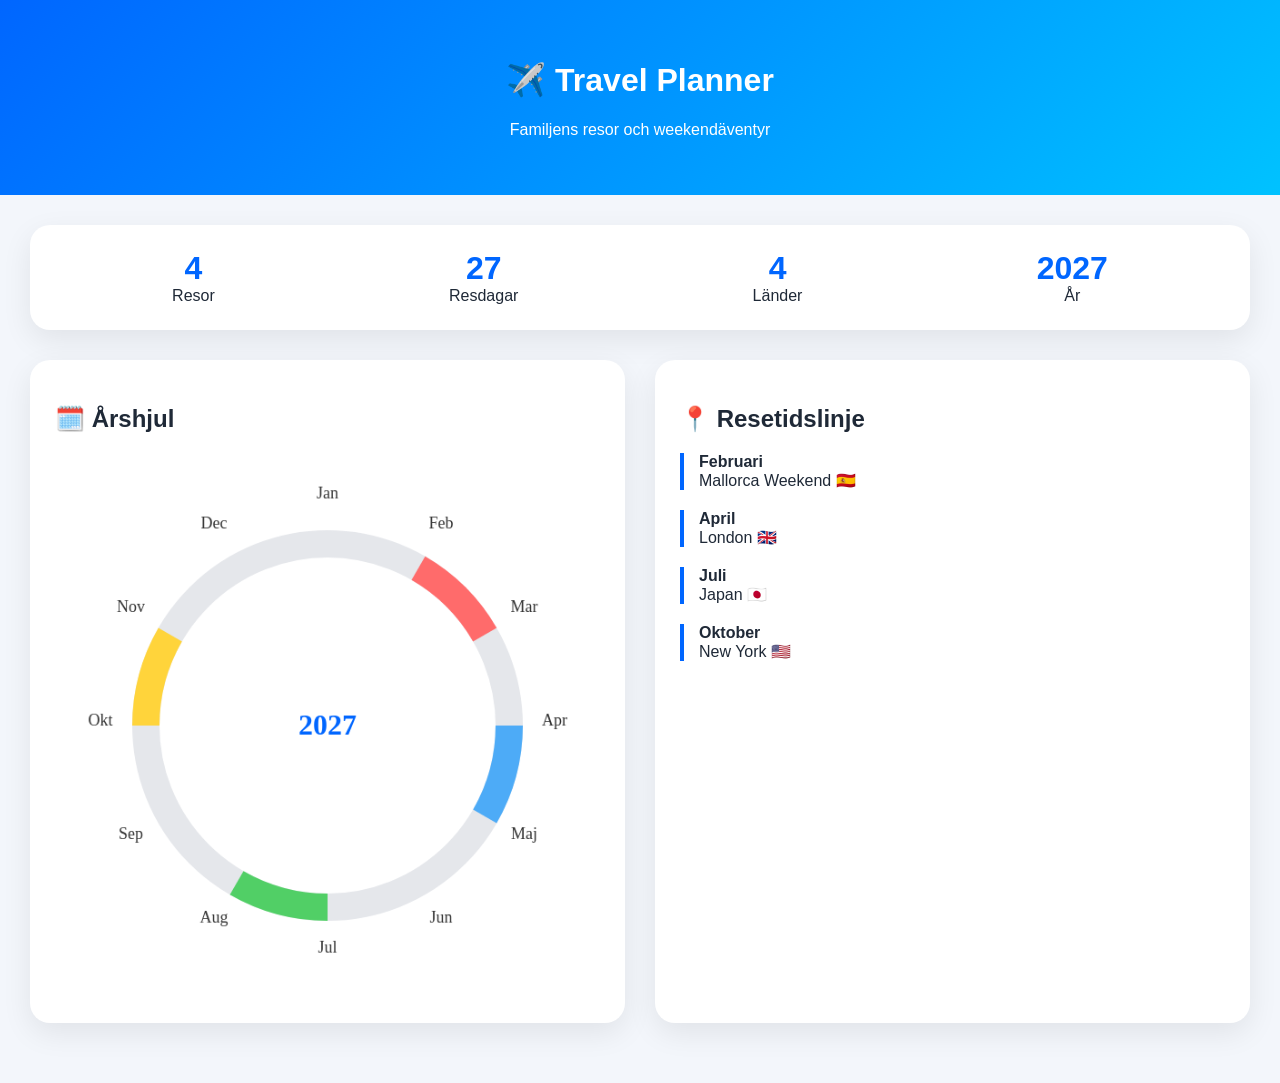
<file: Index.html>
<!DOCTYPE html>
<html lang="sv">
<head>
<meta charset="UTF-8">
<meta name="viewport" content="width=device-width, initial-scale=1.0">
<title>Travel Planner</title>

<style>
:root {
    --bg: #f3f6fb;
    --card: #ffffff;
    --primary: #0066ff;
    --secondary: #00c2ff;
    --text: #1f2937;
    --shadow: 0 10px 30px rgba(0,0,0,0.08);
}

* {
    box-sizing: border-box;
}

body {
    margin: 0;
    font-family: Segoe UI, Arial, sans-serif;
    background: var(--bg);
    color: var(--text);
}

header {
    background: linear-gradient(135deg, var(--primary), var(--secondary));
    color: white;
    text-align: center;
    padding: 40px;
}

.container {
    max-width: 1400px;
    margin: auto;
    padding: 30px;
}

.card {
    background: var(--card);
    border-radius: 20px;
    padding: 25px;
    box-shadow: var(--shadow);
    margin-bottom: 30px;
}

.grid {
    display: grid;
    grid-template-columns: 1fr 1fr;
    gap: 30px;
}

.stats {
    display: flex;
    justify-content: space-around;
    flex-wrap: wrap;
}

.stat {
    text-align: center;
}

.number {
    font-size: 32px;
    font-weight: bold;
    color: var(--primary);
}

.timeline-item {
    border-left: 4px solid var(--primary);
    padding-left: 15px;
    margin-bottom: 20px;
}

canvas {
    width: 100%;
    max-width: 600px;
    display: block;
    margin: auto;
}

@media (max-width:900px) {
    .grid {
        grid-template-columns: 1fr;
    }
}
</style>
</head>

<body>

<header>
    <h1>✈️ Travel Planner</h1>
    <p>Familjens resor och weekendäventyr</p>
</header>

<div class="container">

    <div class="card">
        <div class="stats">
            <div class="stat">
                <div class="number">4</div>
                <div>Resor</div>
            </div>

            <div class="stat">
                <div class="number">27</div>
                <div>Resdagar</div>
            </div>

            <div class="stat">
                <div class="number">4</div>
                <div>Länder</div>
            </div>

            <div class="stat">
                <div class="number">2027</div>
                <div>År</div>
            </div>
        </div>
    </div>

    <div class="grid">

        <div class="card">
            <h2>🗓️ Årshjul</h2>
            <canvas id="yearWheel" width="600" height="600"></canvas>
        </div>

        <div class="card">
            <h2>📍 Resetidslinje</h2>

            <div class="timeline-item">
                <strong>Februari</strong><br>
                Mallorca Weekend 🇪🇸
            </div>

            <div class="timeline-item">
                <strong>April</strong><br>
                London 🇬🇧
            </div>

            <div class="timeline-item">
                <strong>Juli</strong><br>
                Japan 🇯🇵
            </div>

            <div class="timeline-item">
                <strong>Oktober</strong><br>
                New York 🇺🇸
            </div>

        </div>

    </div>

</div>

<script>

const canvas = document.getElementById('yearWheel');
const ctx = canvas.getContext('2d');

const centerX = 300;
const centerY = 300;
const radius = 200;

const months = [
"Jan","Feb","Mar","Apr",
"Maj","Jun","Jul","Aug",
"Sep","Okt","Nov","Dec"
];

ctx.lineWidth = 30;
ctx.strokeStyle = "#e5e7eb";
ctx.beginPath();
ctx.arc(centerX, centerY, radius, 0, Math.PI * 2);
ctx.stroke();

for(let i = 0; i < 12; i++) {

    const angle = (2 * Math.PI / 12) * i - Math.PI / 2;

    const x = centerX + Math.cos(angle) * 250;
    const y = centerY + Math.sin(angle) * 250;

    ctx.fillStyle = "#333";
    ctx.font = "18px Segoe UI";
    ctx.textAlign = "center";
    ctx.fillText(months[i], x, y);
}

const trips = [
    {start:1, end:2, color:"#ff6b6b"},
    {start:3, end:4, color:"#4dabf7"},
    {start:6, end:7, color:"#51cf66"},
    {start:9, end:10, color:"#ffd43b"}
];

trips.forEach(trip => {

    ctx.beginPath();
    ctx.strokeStyle = trip.color;
    ctx.lineWidth = 30;

    ctx.arc(
        centerX,
        centerY,
        radius,
        (trip.start / 12) * 2 * Math.PI - Math.PI/2,
        (trip.end / 12) * 2 * Math.PI - Math.PI/2
    );

    ctx.stroke();

});

ctx.fillStyle = "#0066ff";
ctx.font = "bold 32px Segoe UI";
ctx.fillText("2027", centerX, centerY + 10);

</script>

</body>
</html>
</file>
